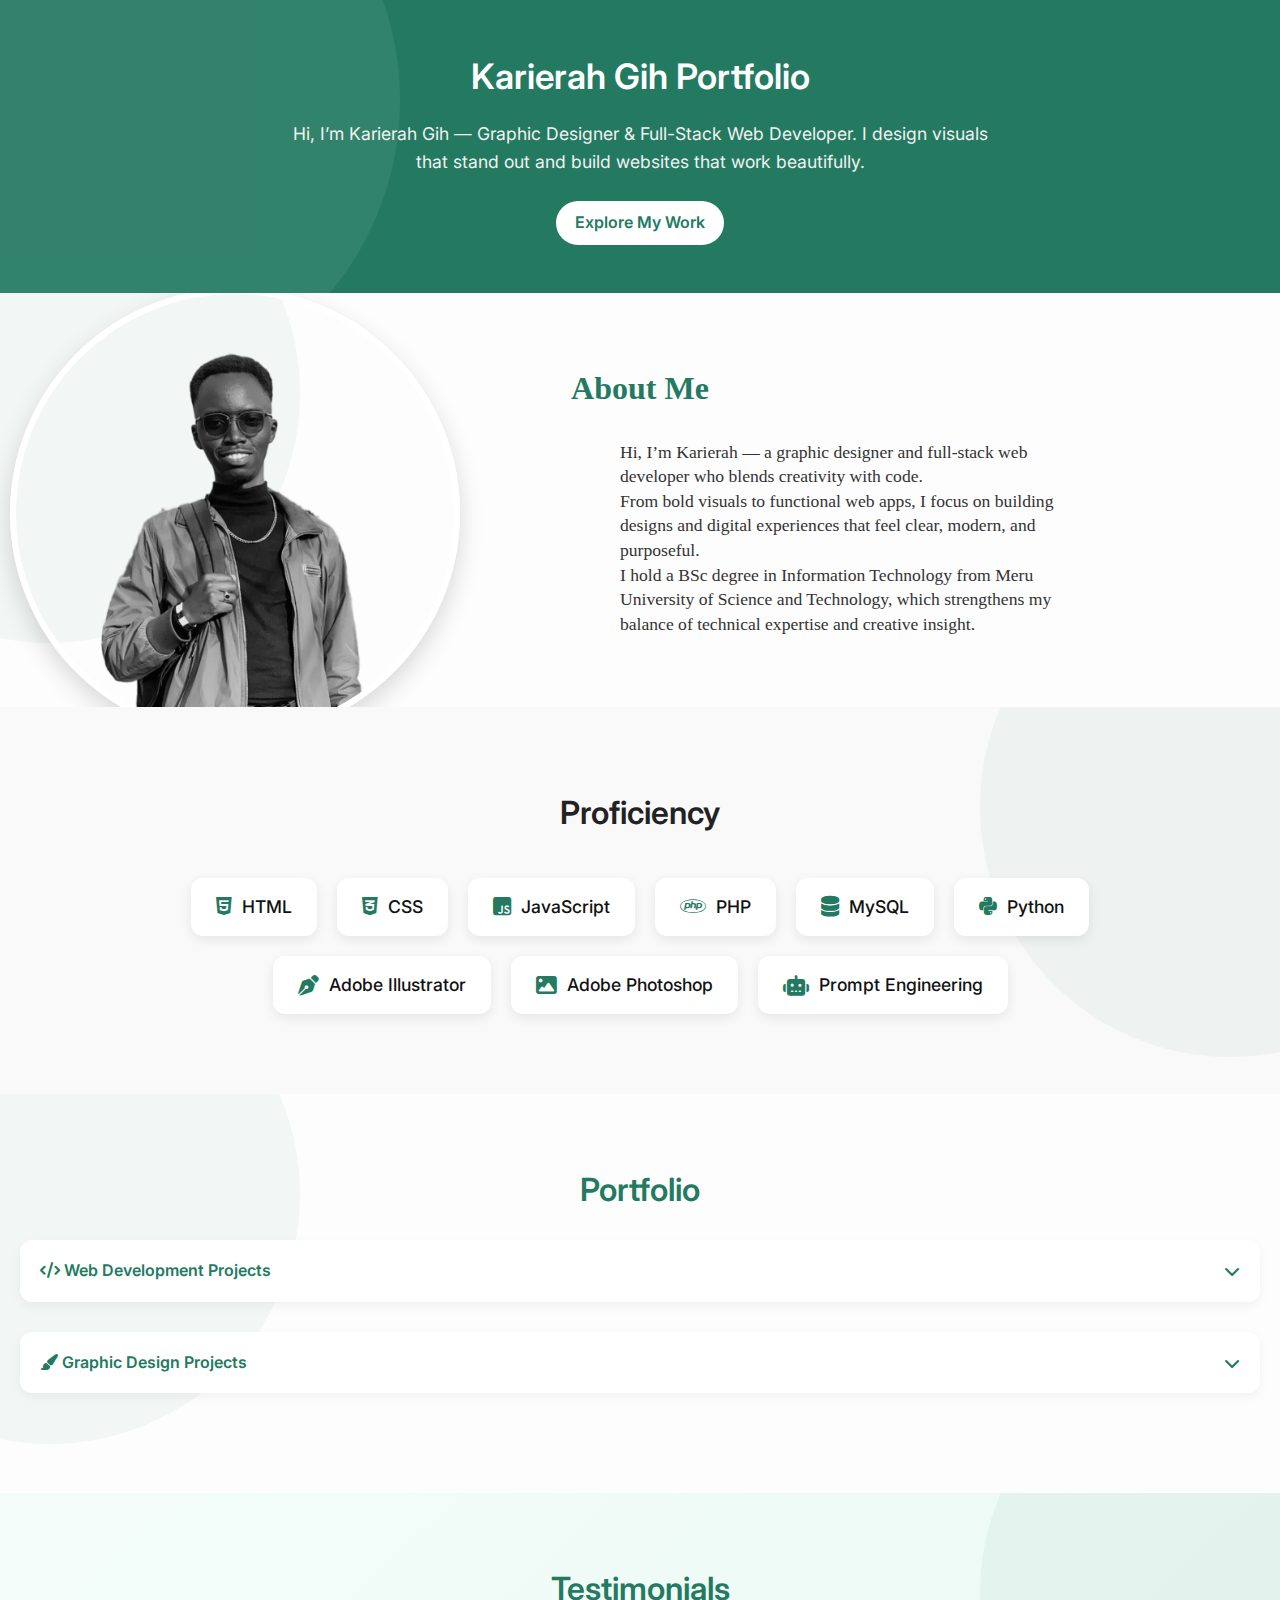
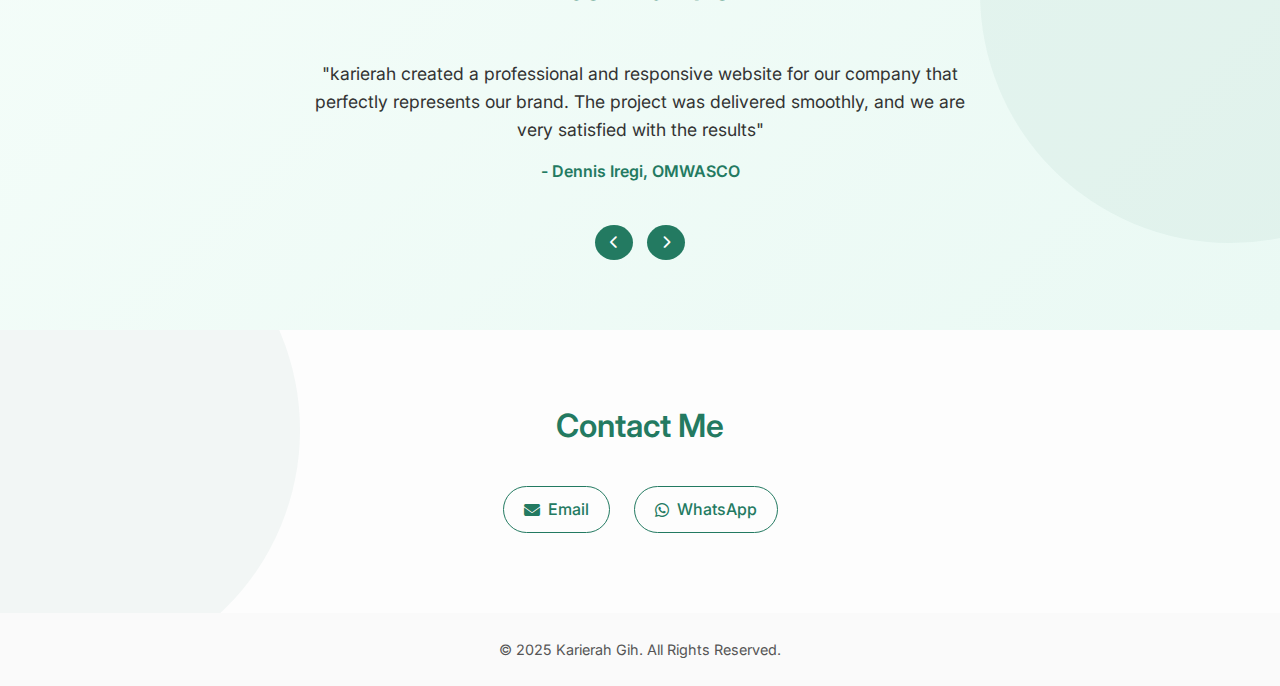
<file: index.html>
<!DOCTYPE html>
<html lang="en">
<head>
  <!-- Google tag (gtag.js) -->
<script async src="https://www.googletagmanager.com/gtag/js?id=G-B3S1073KDZ"></script>
<script>
  window.dataLayer = window.dataLayer || [];
  function gtag(){dataLayer.push(arguments);}
  gtag('js', new Date());

  gtag('config', 'G-B3S1073KDZ');
</script>
  <meta charset="UTF-8"/>
  <meta name="viewport" content="width=device-width, initial-scale=1.0"/>
  <title>Karierah Gih – Portfolio</title>
  <link rel="icon" href="images/favicon.ico" type="image/x-icon" />

   <link rel="stylesheet" href="style.css" />

  <!-- Fonts & Icons -->
  <link href="https://fonts.googleapis.com/css2?family=Inter:wght@400;600&display=swap" rel="stylesheet">
  <link rel="stylesheet" href="https://cdnjs.cloudflare.com/ajax/libs/font-awesome/6.5.0/css/all.min.css">
  


</head>
<body>
  
<header>
  <h1>Karierah Gih Portfolio</h1>
  <p>Hi, I’m Karierah Gih — Graphic Designer & Full-Stack Web Developer.
I design visuals that stand out and build websites that work beautifully.</p>
  <a href="#portfolio" class="btn">Explore My Work</a>
</header>

<section id="about">
  <h2>About Me</h2>
  <div class="about-container">
    <div class="about-image">
      <img src="karierah web.png" alt="Harry Gih" />
    </div>
    <div class="about-text">
      <p>
        Hi, I’m Karierah — a graphic designer and full-stack web developer who blends creativity with code.
        <br> From bold visuals to functional web apps,
        I focus on building designs and digital experiences that feel clear, modern, and purposeful.
        <br> I hold a BSc degree in Information Technology from Meru University of Science and Technology,
        which strengthens my balance of technical expertise and creative insight.
      </p>
    </div>
  </div>
</section>

<!-- ===== Proficiency Section ===== -->
<section id="proficiency">
  <div class="proficiency-container">
    <h2>Proficiency</h2>
    <ul class="skills-list">
      <li><i class="fab fa-html5"></i> HTML</li>
      <li><i class="fab fa-css3-alt"></i> CSS</li>
      <li><i class="fab fa-js-square"></i> JavaScript</li>
      <li><i class="fab fa-php"></i> PHP</li>
      <li><i class="fas fa-database"></i> MySQL</li>
      <li><i class="fab fa-python"></i> Python</li>
      <li><i class="fas fa-pen-nib"></i> Adobe Illustrator</li>
      <li><i class="fas fa-image"></i> Adobe Photoshop</li>
      <li><i class="fas fa-robot"></i> Prompt Engineering</li>
    </ul>
  </div>
</section>


<section id="portfolio">
  <h2>Portfolio</h2>

  <!-- Web Development Accordion -->
  <div class="accordion">
    <div class="accordion-header">
      <span><i class="fa-solid fa-code"></i> Web Development Projects</span>
      <i class="fa-solid fa-chevron-down"></i>
    </div>
    <div class="accordion-content">
      <div class="cards">
        <div class="card">
          <img src="omwasco screenshot.png" alt="Project 1">
          <div class="card-body">
            <h3>Company Website</h3>
            <p>Responsive CMS-based website for OMWASCO water company.</p>
            <div class="btn-group">
              <button onclick="openModal('modal1')">View Details</button>
              <a href="https://www.omwasco.co.ke" target="_blank" class="visit-btn">Visit Website</a>
            </div>
          </div>
        </div>

        <div class="card">
          <img src="sharoma screenshot.png" alt="Project 2">
          <div class="card-body">
            <h3>Sacco Management System Website</h3>
            <p>A responsive Sacco management system featuring a secure admin dashboard,
               interactive charts, member records, loan and contribution tracking,
                plus real-time financial reports.</p>
            <div class="btn-group">
              <button onclick="openModal('modal2')">View Details</button>
              <a href="https://karierah.github.io/sacco_demo/" target="_blank" class="visit-btn">Visit Website</a>
            </div>
          </div>
        </div>
      </div>
    </div>
  </div>

  <!-- Graphic Design Accordion -->
  <div class="accordion">
    <div class="accordion-header">
      <span><i class="fa-solid fa-paintbrush"></i> Graphic Design Projects</span>
      <i class="fa-solid fa-chevron-down"></i>
    </div>
    <div class="accordion-content">
      <div class="cards">
        <div class="card">
          <img src="ACCESS TALKS EP 25 V2.png" alt="Poster">
          <div class="card-body">
            <h3>Event Posters</h3>
            <p>High-impact designs for your brand.</p>
            <button onclick="openModal('modal3')">View Details</button>
          </div>
        </div>

         <!--
        <div class="card">
          <img src="https://via.placeholder.com/800x450" alt="Brand Pack">
          <div class="card-body">
            <h3>Branding Packs</h3>
            <p>Complete social media branding kits for businesses.</p>
            <button onclick="openModal('modal4')">View Details</button>
          </div>
        </div>
      </div>
-->

      <!-- Link to all design projects -->
      <div class="all-designs-link">
        <a href="graphic_design.html" target="_blank">View All Graphic Design Projects</a>
      </div>
    </div>
  </div>
</section>



<!-- Testimonials -->
<section class="testimonials" id="testimonials">
  <h2>Testimonials</h2>
  <div class="testimonial-container">
    <div class="testimonial-slider" id="slider">
      <div class="testimonial">
        <p>"karierah created a professional and responsive website for our company
           that perfectly represents our brand. The project was delivered smoothly,
            and we are very satisfied with the results"</p>
        <h4>- Dennis Iregi, OMWASCO</h4>
      </div>
      <div class="testimonial">
        <p>"The Sacco management system Harry created has simplified
           member, loan, and contribution management. It has greatly
            improved our efficiency and transparency.
           He was outstanding."</p>
        <h4>- Sarah Kamau, Sharoma SACCO</h4>
      </div>
      <div class="testimonial">
        <p>"Our branding pack was spot-on. Clean, professional, and exactly what we envisioned."</p>
        <h4>- David Otieno, Startup Founder</h4>
      </div>
    </div>
  </div>
  <div class="controls">
    <button onclick="prevSlide()"><i class="fa-solid fa-chevron-left"></i></button>
    <button onclick="nextSlide()"><i class="fa-solid fa-chevron-right"></i></button>
  </div>
</section>

<section id="contact" class="contact">
  <h2>Contact Me</h2>
  <a href="mailto:karierah.g@gmail.com"><i class="fas fa-envelope"></i>Email</a>
  <a href="https://wa.me/+254115514401" target="_blank"><i class="fab fa-whatsapp"></i>WhatsApp</a>
</section>

<footer>
  &copy; 2025 Karierah Gih. All Rights Reserved.
</footer>

<!-- Modals -->
<div class="modal" id="modal1">
  <div class="modal-content">
    <span class="close" onclick="closeModal('modal1')">&times;</span>
    <h3>Company Website</h3>
    <p>Developed a responsive, CMS-driven corporate website for OMWASCO water company. It allows admins to update tenders, news, vacancies, and gallery seamlessly.</p>
  </div>
</div>

<div class="modal" id="modal2">
  <div class="modal-content">
    <span class="close" onclick="closeModal('modal2')">&times;</span>
    <h3>Sacco Management System Website</h3>
    <p>A web-based Sacco management system with a modern, responsive interface.
       It includes a secure admin dashboard, interactive charts,
        member management, loan and contribution tracking, and real-time 
        financial reporting to enhance efficiency and transparency.</p>
  </div>
</div>

<div class="modal" id="modal3">
  <div class="modal-content">
    <span class="close" onclick="closeModal('modal3')">&times;</span>
    <h3>Event Posters</h3>
    <p>Designed visually striking event posters and flyers for entertainment events, balancing bold typography with clear messaging.</p>
  </div>
</div>

<div class="modal" id="modal4">
  <div class="modal-content">
    <span class="close" onclick="closeModal('modal4')">&times;</span>
    <h3>Branding Packs</h3>
    <p>Created cohesive branding packs for businesses, including social media graphics, logo variations, and promotional templates.</p>
  </div>
</div>

<script>
  // Accordion toggle
  document.querySelectorAll('.accordion-header').forEach(header => {
    header.addEventListener('click', () => {
      const accordion = header.parentElement;
      accordion.classList.toggle('open');
    });
  });

  // Modal functions
  function openModal(id) { document.getElementById(id).style.display = 'flex'; }
  function closeModal(id) { document.getElementById(id).style.display = 'none'; }
  window.onclick = function(event) {
    document.querySelectorAll('.modal').forEach(modal => {
      if (event.target === modal) modal.style.display = 'none';
    });
  };

  // Smooth scroll
  document.querySelectorAll('a[href^="#"]').forEach(anchor => {
    anchor.addEventListener("click", function(e) {
      if (this.getAttribute("href") !== "#") {
        e.preventDefault();
        document.querySelector(this.getAttribute("href"))
          .scrollIntoView({ behavior: "smooth" });
      }
    });
  });

  // Testimonials slider
  let index = 0;
  const slider = document.getElementById("slider");
  const total = slider.children.length;
  function showSlide(i) {
    index = (i + total) % total;
    slider.style.transform = `translateX(${-index * 100}%)`;
  }
  function nextSlide() { showSlide(index+1); }
  function prevSlide() { showSlide(index-1); }
  setInterval(nextSlide, 5000); // auto slide every 5s
</script>

</body>
</html>
</file>
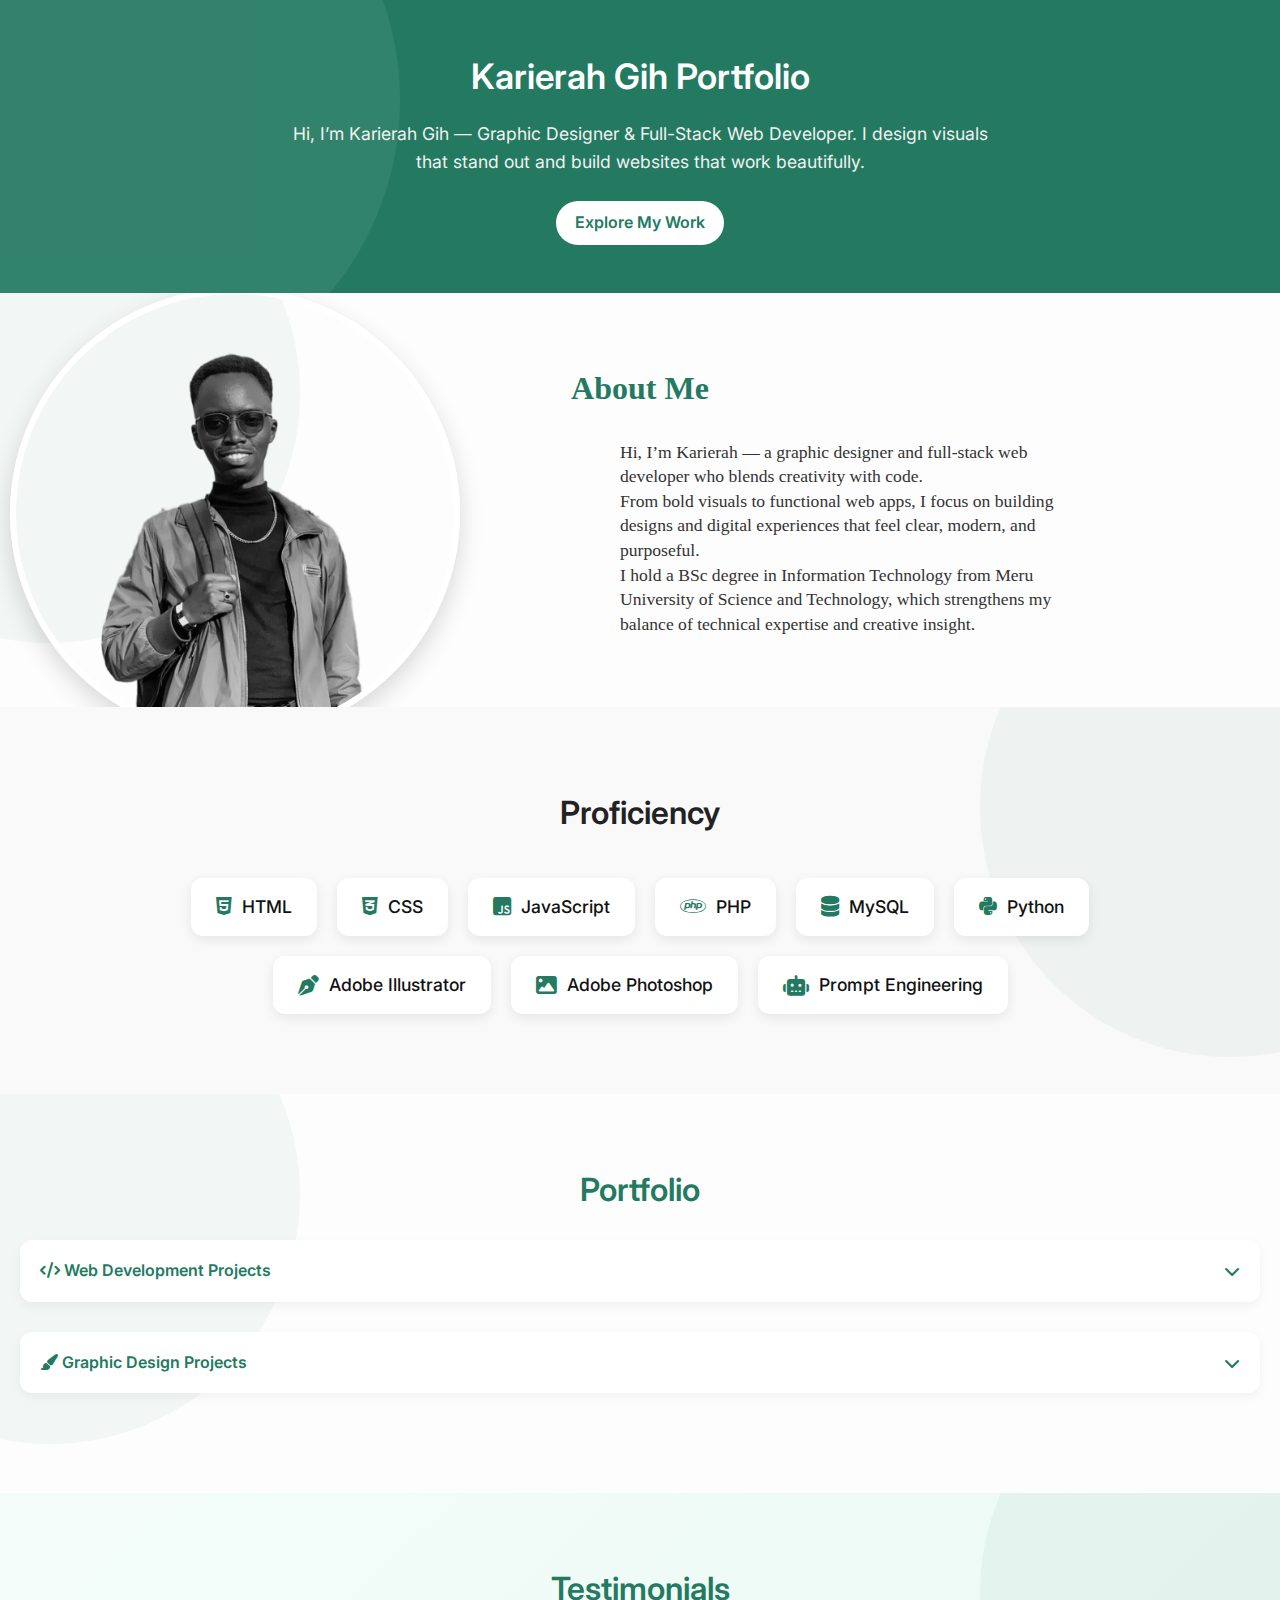
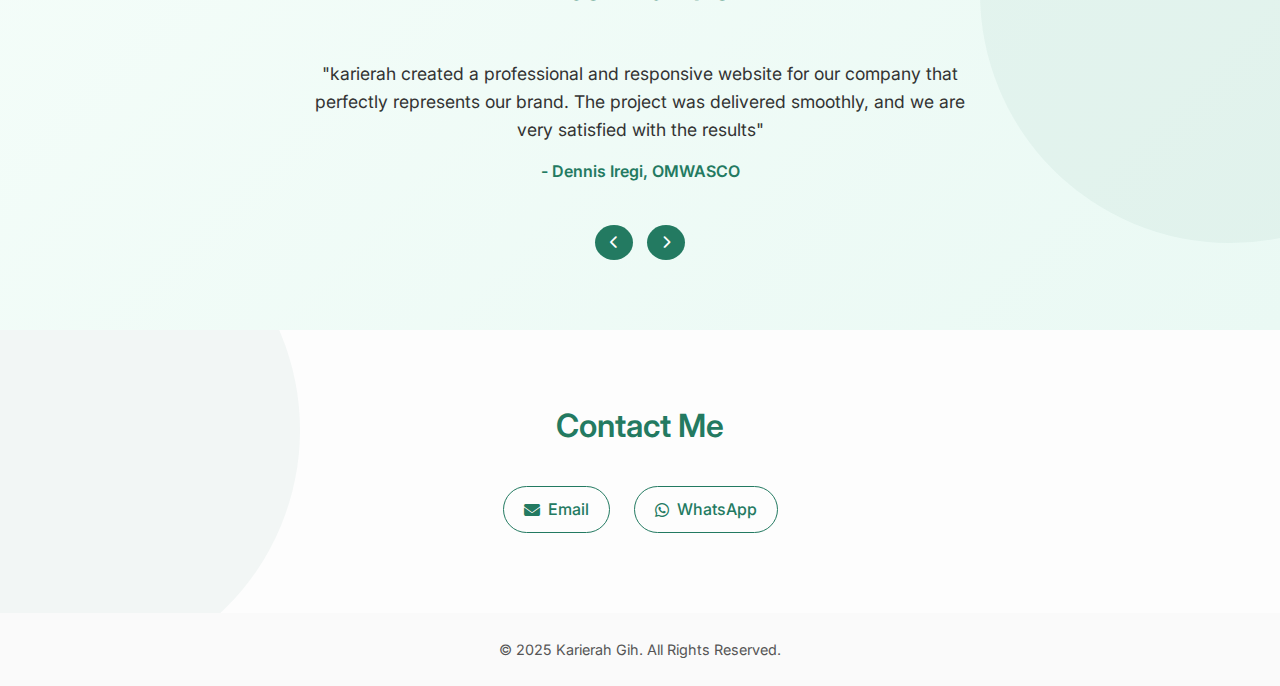
<file: karierah.html>
<!DOCTYPE html>
<html lang="en">
<head>
  <meta charset="UTF-8"/>
  <meta name="viewport" content="width=device-width, initial-scale=1.0"/>
  <title>Karierah Gih – Portfolio</title>
  <link rel="icon" href="images/favicon.ico" type="image/x-icon" />

   <link rel="stylesheet" href="style.css" />

  <!-- Fonts & Icons -->
  <link href="https://fonts.googleapis.com/css2?family=Inter:wght@400;600&display=swap" rel="stylesheet">
  <link rel="stylesheet" href="https://cdnjs.cloudflare.com/ajax/libs/font-awesome/6.5.0/css/all.min.css">
  


</head>
<body>
  
<header>
  <h1>Karierah Gih Portfolio</h1>
  <p>Hi, I’m Karierah Gih — Graphic Designer & Full-Stack Web Developer.
I design visuals that stand out and build websites that work beautifully.</p>
  <a href="#portfolio" class="btn">Explore My Work</a>
</header>

<section id="about">
  <h2>About Me</h2>
  <div class="about-container">
    <div class="about-image">
      <img src="karierah web.png" alt="Harry Gih" />
    </div>
    <div class="about-text">
      <p>
        Hi, I’m Karierah — a graphic designer and full-stack web developer who blends creativity with code.
        <br> From bold visuals to functional web apps,
        I focus on building designs and digital experiences that feel clear, modern, and purposeful.
        <br> I hold a BSc degree in Information Technology from Meru University of Science and Technology,
        which strengthens my balance of technical expertise and creative insight.
      </p>
    </div>
  </div>
</section>

<!-- ===== Proficiency Section ===== -->
<section id="proficiency">
  <div class="proficiency-container">
    <h2>Proficiency</h2>
    <ul class="skills-list">
      <li><i class="fab fa-html5"></i> HTML</li>
      <li><i class="fab fa-css3-alt"></i> CSS</li>
      <li><i class="fab fa-js-square"></i> JavaScript</li>
      <li><i class="fab fa-php"></i> PHP</li>
      <li><i class="fas fa-database"></i> MySQL</li>
      <li><i class="fab fa-python"></i> Python</li>
      <li><i class="fas fa-pen-nib"></i> Adobe Illustrator</li>
      <li><i class="fas fa-image"></i> Adobe Photoshop</li>
      <li><i class="fas fa-robot"></i> Prompt Engineering</li>
    </ul>
  </div>
</section>


<section id="portfolio">
  <h2>Portfolio</h2>

  <!-- Web Development Accordion -->
  <div class="accordion">
    <div class="accordion-header">
      <span><i class="fa-solid fa-code"></i> Web Development Projects</span>
      <i class="fa-solid fa-chevron-down"></i>
    </div>
    <div class="accordion-content">
      <div class="cards">
        <div class="card">
          <img src="omwasco screenshot.png" alt="Project 1">
          <div class="card-body">
            <h3>Company Website</h3>
            <p>Responsive CMS-based website for OMWASCO water company.</p>
            <div class="btn-group">
              <button onclick="openModal('modal1')">View Details</button>
              <a href="https://www.omwasco.co.ke" target="_blank" class="visit-btn">Visit Website</a>
            </div>
          </div>
        </div>

        <div class="card">
          <img src="sharoma screenshot.png" alt="Project 2">
          <div class="card-body">
            <h3>Sacco Management System Website</h3>
            <p>A responsive Sacco management system featuring a secure admin dashboard,
               interactive charts, member records, loan and contribution tracking,
                plus real-time financial reports.</p>
            <div class="btn-group">
              <button onclick="openModal('modal2')">View Details</button>
              <a href="https://karierah.github.io/sacco_demo/" target="_blank" class="visit-btn">Visit Website</a>
            </div>
          </div>
        </div>
      </div>
    </div>
  </div>

  <!-- Graphic Design Accordion -->
  <div class="accordion">
    <div class="accordion-header">
      <span><i class="fa-solid fa-paintbrush"></i> Graphic Design Projects</span>
      <i class="fa-solid fa-chevron-down"></i>
    </div>
    <div class="accordion-content">
      <div class="cards">
        <div class="card">
          <img src="ACCESS TALKS EP 25 V2.png" alt="Poster">
          <div class="card-body">
            <h3>Event Posters</h3>
            <p>High-impact designs for your brand.</p>
            <button onclick="openModal('modal3')">View Details</button>
          </div>
        </div>

         <!--
        <div class="card">
          <img src="https://via.placeholder.com/800x450" alt="Brand Pack">
          <div class="card-body">
            <h3>Branding Packs</h3>
            <p>Complete social media branding kits for businesses.</p>
            <button onclick="openModal('modal4')">View Details</button>
          </div>
        </div>
      </div>
-->

      <!-- Link to all design projects -->
      <div class="all-designs-link">
        <a href="graphic_design.html" target="_blank">View All Graphic Design Projects</a>
      </div>
    </div>
  </div>
</section>



<!-- Testimonials -->
<section class="testimonials" id="testimonials">
  <h2>Testimonials</h2>
  <div class="testimonial-container">
    <div class="testimonial-slider" id="slider">
      <div class="testimonial">
        <p>"karierah created a professional and responsive website for our company
           that perfectly represents our brand. The project was delivered smoothly,
            and we are very satisfied with the results"</p>
        <h4>- Dennis Iregi, OMWASCO</h4>
      </div>
      <div class="testimonial">
        <p>"The Sacco management system Harry created has simplified
           member, loan, and contribution management. It has greatly
            improved our efficiency and transparency.
           He was outstanding."</p>
        <h4>- Sarah Kamau, Sharoma SACCO</h4>
      </div>
      <div class="testimonial">
        <p>"Our branding pack was spot-on. Clean, professional, and exactly what we envisioned."</p>
        <h4>- David Otieno, Startup Founder</h4>
      </div>
    </div>
  </div>
  <div class="controls">
    <button onclick="prevSlide()"><i class="fa-solid fa-chevron-left"></i></button>
    <button onclick="nextSlide()"><i class="fa-solid fa-chevron-right"></i></button>
  </div>
</section>

<section id="contact" class="contact">
  <h2>Contact Me</h2>
  <a href="mailto:karierah.g@gmail.com"><i class="fas fa-envelope"></i>Email</a>
  <a href="https://wa.me/+254115514401" target="_blank"><i class="fab fa-whatsapp"></i>WhatsApp</a>
</section>

<footer>
  &copy; 2025 Karierah Gih. All Rights Reserved.
</footer>

<!-- Modals -->
<div class="modal" id="modal1">
  <div class="modal-content">
    <span class="close" onclick="closeModal('modal1')">&times;</span>
    <h3>Company Website</h3>
    <p>Developed a responsive, CMS-driven corporate website for OMWASCO water company. It allows admins to update tenders, news, vacancies, and gallery seamlessly.</p>
  </div>
</div>

<div class="modal" id="modal2">
  <div class="modal-content">
    <span class="close" onclick="closeModal('modal2')">&times;</span>
    <h3>Sacco Management System Website</h3>
    <p>A web-based Sacco management system with a modern, responsive interface.
       It includes a secure admin dashboard, interactive charts,
        member management, loan and contribution tracking, and real-time 
        financial reporting to enhance efficiency and transparency.</p>
  </div>
</div>

<div class="modal" id="modal3">
  <div class="modal-content">
    <span class="close" onclick="closeModal('modal3')">&times;</span>
    <h3>Event Posters</h3>
    <p>Designed visually striking event posters and flyers for entertainment events, balancing bold typography with clear messaging.</p>
  </div>
</div>

<div class="modal" id="modal4">
  <div class="modal-content">
    <span class="close" onclick="closeModal('modal4')">&times;</span>
    <h3>Branding Packs</h3>
    <p>Created cohesive branding packs for businesses, including social media graphics, logo variations, and promotional templates.</p>
  </div>
</div>

<script>
  // Accordion toggle
  document.querySelectorAll('.accordion-header').forEach(header => {
    header.addEventListener('click', () => {
      const accordion = header.parentElement;
      accordion.classList.toggle('open');
    });
  });

  // Modal functions
  function openModal(id) { document.getElementById(id).style.display = 'flex'; }
  function closeModal(id) { document.getElementById(id).style.display = 'none'; }
  window.onclick = function(event) {
    document.querySelectorAll('.modal').forEach(modal => {
      if (event.target === modal) modal.style.display = 'none';
    });
  };

  // Smooth scroll
  document.querySelectorAll('a[href^="#"]').forEach(anchor => {
    anchor.addEventListener("click", function(e) {
      if (this.getAttribute("href") !== "#") {
        e.preventDefault();
        document.querySelector(this.getAttribute("href"))
          .scrollIntoView({ behavior: "smooth" });
      }
    });
  });

  // Testimonials slider
  let index = 0;
  const slider = document.getElementById("slider");
  const total = slider.children.length;
  function showSlide(i) {
    index = (i + total) % total;
    slider.style.transform = `translateX(${-index * 100}%)`;
  }
  function nextSlide() { showSlide(index+1); }
  function prevSlide() { showSlide(index-1); }
  setInterval(nextSlide, 5000); // auto slide every 5s
</script>

</body>
</html>
</file>
<file: style.css>
* { margin:0; padding:0; box-sizing:border-box; }
    body { font-family:'Inter', sans-serif; line-height:1.6; color:#111; background:#fdfdfd; }
    a { text-decoration:none; color:inherit; }

    
    html {
  scroll-behavior: smooth;
}


    /* Section backgrounds */
    section { position:relative; overflow:hidden; padding:70px 20px; }
    section::after {
      content:""; position:absolute; width:500px; height:500px;
      top:-150px; border-radius:50%;
      background:rgba(35,122,97,0.05); animation:float 8s infinite alternate;
      z-index:0;
    }
    section:nth-of-type(odd)::after { left:-200px; }
    section:nth-of-type(even)::after { right:-200px; }
    @keyframes float { from{ transform:scale(1);} to{ transform:scale(1.2);} }
    section > * { position:relative; z-index:1; }

    header { 
      text-align:center; padding:120px 20px 80px; 
      background: linear-gradient(135deg, #237a61, #3ca183); color:#fff; 
      position:relative; overflow:hidden;
    }
    header::after {
      content:""; position:absolute; width:600px; height:600px; 
      background:rgba(255,255,255,0.07); top:-200px; left:-200px;
      border-radius:50%; animation:pulse 8s infinite alternate ease-in-out;
    }
    @keyframes pulse { from{ transform:scale(1);} to{ transform:scale(1.2);} }
    header h1 { font-size:2.8rem; font-weight:600; margin-bottom:15px; }
    header p { font-size:1.1rem; max-width:600px; margin:auto; margin-bottom:25px; color:#f1f1f1; }
    .btn { display:inline-block; padding:12px 24px; background:#fff; color:#237a61; border-radius:25px; font-weight:600; transition:.3s; }
    .btn:hover { background:#eee; }

    section h2 { font-size:2rem; margin-bottom:25px; font-weight:600; text-align:center; color:#237a61; }
    header {
  position: relative;
  overflow: hidden;
  z-index: 1; /* header content above overlay */
}

header {
  height: auto;              /* let content define height */
  padding: 3rem 1rem;        /* reduce padding (was probably larger) */
  text-align: center;
  background: #237a61;       /* optional background if you want */
}

header h1 {
  font-size: 2.2rem;         /* shrink heading */
  margin-bottom: 1rem;
}

header p {
  font-size: 1.1rem;         /* smaller paragraph */
  max-width: 700px;          /* keep it narrow for readability */
  margin: 0 auto 1.5rem;
}

header .btn {
  padding: 0.6rem 1.2rem;    /* smaller button */
  font-size: 1rem;
}

/* Reduce hero section size */
.hero {
  height: 40vh; /* instead of 100vh */
  padding: 4rem 1rem; /* adjust spacing */
  display: flex;
  align-items: center; /* keep content vertically centered */
  justify-content: center;
  text-align: center;
}

.hero h1 {
  font-size: 2.5rem; /* shrink heading */
}

.hero p {
  font-size: 1.2rem; /* shrink text */
  margin-bottom: 1rem;
}


header::after {
  content:"";
  position:absolute;
  width:600px;
  height:600px;
  background:rgba(255,255,255,0.07);
  top:-200px;
  left:-200px;
  border-radius:50%;
  animation:pulse 8s infinite alternate ease-in-out;
  z-index: 0; /* <<< push overlay behind */
}

#about h2 {
  font-family: 'Baloo 2', cursive;
  font-size: 2rem;
}

#about .about-text p {
  font-family: 'Baloo 2', cursive;
  font-size: 1.1rem;
  line-height: 1.4;
}


.about-container {
  display: flex;
  flex-wrap: wrap;
  align-items: center;   /* keeps text aligned */
  justify-content: flex-start;
  max-width: 900px;
  margin: auto;
  gap: 30px;
  position: relative;
}

/* Portrait image container */
.about-image {
  flex: 0 0 400px;   /* reserves space for the image in flexbox */
  position: relative;
}

/* Image itself */
.about-image img {
  width: 450px;       
  height: 450px;
  border-radius: 50%;
  object-fit: cover;
  box-shadow: 0 10px 25px rgba(0,0,0,0.15);
  border: 6px solid #fff;

  /* Positioning tweaks */
  position: absolute;   /* lets it bleed upward */
  top: -250px;          
  left: -180px;         
  z-index: 3;        

  transition: transform 0.4s ease;
}

.about-image img:hover {
  transform: scale(1.10) rotate(-2deg);
}

/* Text beside image */
.about-text {
  flex: 1 1 400px;
  font-size: 1.5rem;
  line-height: 1.6;
  color: #333;
}

/* Mobile */
@media (max-width: 768px) {
  .about-container {
    flex-direction: column;
    text-align: center;
  }

  .about-image {
    flex: 0 0 auto;   /* don’t force width on mobile */
  }

  .about-image img {
    width: 270px;
    height: 270px;
    top: -25px;  
    left: 0;
    position: relative; /* reset so it stacks nicely on small screens */
  }

  .about-text {
    padding-top: 20px;
  }
}
/* ===== Proficiency Section ===== */
#proficiency {
  padding: 80px 20px;
  background: #f9f9f9;
}

.proficiency-container {
  max-width: 900px;
  margin: auto;
  text-align: center;
}

.proficiency-container h2 {
  font-size: 2rem;
  margin-bottom: 40px;
  color: #222;
}

.skills-list {
  display: flex;
  flex-wrap: wrap;
  justify-content: center;
  gap: 20px;
  padding: 0;
  list-style: none;
}

.skills-list li {
  background: #fff;
  padding: 15px 25px;
  border-radius: 12px;
  box-shadow: 0 4px 12px rgba(0,0,0,0.08);
  font-size: 1.1rem;
  font-weight: 500;
  transition: all 0.3s ease;
  display: flex;
  align-items: center;
  gap: 10px;
  cursor: pointer;
}

/* Hover effects */
.skills-list li:hover {
  transform: translateY(-5px);
  background: #237a61;
  color: #fff;
}

.skills-list li:hover i {
  color: #fff;
}

.skills-list i {
  font-size: 1.3rem;
  color: #237a61;
  transition: color 0.3s ease;
}

/* Mobile */
@media (max-width: 768px) {
  .skills-list li {
    flex: 1 1 40%;
    margin: 5px;
  }
}

/* Accordion smooth dropdown */
.accordion-content {
  max-height: 0;
  overflow: hidden;
  transition: max-height 0.5s ease, padding 0.3s ease;
  padding: 0 20px;
}
.accordion.open .accordion-content {
  max-height: 1000px; /* big enough for any content */
  padding: 20px;
}
.accordion-header {
  padding: 18px 20px;
  cursor: pointer;
  font-weight: 600;
  display: flex;
  justify-content: space-between;
  align-items: center;
  color: #237a61;
  transition: background 0.3s;
}
.accordion-header:hover {
  background: #f0f9f5;
}

/* Make screenshots fully visible */
.cards .card img {
  width: 100%;
  height: auto; /* keep aspect ratio */
  object-fit: contain;
  border-radius: 8px;
}

/* Button group for web projects */
.btn-group {
  display: flex;
  gap: 10px;
  margin-top: 10px;
}

.btn-group button,
.btn-group .visit-btn {
  padding: 8px 14px;
  border: none;
  border-radius: 6px;
  cursor: pointer;
  background: #237a61;
  color: white;
  transition: background 0.3s;
  text-decoration: none;
}

.btn-group button:hover,
.btn-group .visit-btn:hover {
  background: #237a61;
}

/* Link to all design projects */
.all-designs-link {
  text-align: center;
  margin-top: 20px;
}

.all-designs-link a {
  display: inline-block;
  padding: 10px 20px;
  background: #237a61;
  color: #fff;
  border-radius: 6px;
  text-decoration: none;
  transition: background 0.3s;
}

.all-designs-link a:hover {
  background: #237a61;
}






    /* Accordion Dropdown */
    .accordion { border-radius:12px; overflow:hidden; box-shadow:0 4px 12px rgba(0,0,0,0.05); background:#fff; margin-bottom:30px; }
    .accordion-header { padding:18px 20px; cursor:pointer; font-weight:600; display:flex; justify-content:space-between; align-items:center; color:#237a61; }
    .accordion-header:hover { background:#f0f9f5; }
    .accordion-header i { transition:transform .3s; }
    .accordion-content { max-height:0; overflow:hidden; transition:max-height .4s ease; padding:0 20px; background:#fafafa; }
    .accordion.open .accordion-content { max-height:1000px; padding:20px; }
    .accordion.open .accordion-header i { transform:rotate(180deg); }

    /* Cards */
    .cards { display:grid; grid-template-columns:repeat(auto-fit,minmax(280px,1fr)); gap:20px; }
    .card { background:#fff; border-radius:12px; box-shadow:0 4px 12px rgba(0,0,0,0.08); overflow:hidden; transition:.3s; }
    .card:hover { transform:translateY(-5px); }
    .card img { width:100%; height:180px; object-fit:cover; }
    .card-body { padding:15px; }
    .card-body h3 { font-size:1.2rem; margin-bottom:10px; color:#237a61; }
    .card-body p { font-size:0.95rem; color:#555; margin-bottom:15px; }
    .card-body button { padding:8px 16px; border:none; border-radius:20px; background:#237a61; color:#fff; cursor:pointer; font-weight:500; transition:.3s; }
    .card-body button:hover { background:#195c47; }

    /* Modal */
    .modal { display:none; position:fixed; top:0; left:0; width:100%; height:100%; background:rgba(0,0,0,0.6); justify-content:center; align-items:center; padding:20px; z-index:1000; }
    .modal-content { background:#fff; border-radius:12px; max-width:600px; padding:25px; text-align:left; position:relative; }
    .modal-content h3 { margin-bottom:15px; color:#237a61; }
    .modal-content p { color:#444; }
    .close { position:absolute; top:15px; right:20px; font-size:1.4rem; cursor:pointer; color:#333; }

    /* Testimonials */
    .testimonials { background:linear-gradient(135deg,#f4fdf9,#eaf9f4); text-align:center; }
    .testimonial-slider { display:flex; transition:transform .6s ease; }
    .testimonial-container { overflow:hidden; max-width:700px; margin:auto; }
    .testimonial { min-width:100%; padding:20px; }
    .testimonial p { font-size:1.1rem; color:#333; margin-bottom:15px; }
    .testimonial h4 { color:#237a61; font-weight:600; }
    .controls { margin-top:20px; }
    .controls button { border:none; background:#237a61; color:#fff; padding:10px 15px; border-radius:50%; margin:0 5px; cursor:pointer; }
    .controls button:hover { background:#195c47; }

    /* Contact */
    .contact { text-align:center; background:#fdfdfd; }
    .contact a { display:inline-flex; align-items:center; gap:8px; margin:10px; padding:10px 20px; border:1px solid #237a61; border-radius:25px; font-weight:500; transition:.3s; color:#237a61; }
    .contact a:hover { background:#237a61; color:#fff; }

    footer { text-align:center; font-size:.9rem; color:#555; padding:25px; background:#fafafa; }




    /* === Portfolio / Work Section === */
#work {
  padding: 80px 20px;
  background: #f9f9f9;
  text-align: center;
}

#work h2 {
  font-size: 2.5rem;
  margin-bottom: 40px;
  position: relative;
  display: inline-block;
}

#work h2::after {
  content: "";
  width: 60%;
  height: 3px;
  background: #237a61; /* your theme color */
  display: block;
  margin: 8px auto 0;
  border-radius: 2px;
}

/* Filter Buttons */
.filters {
  margin-bottom: 40px;
}

.filter-btn {
  background: transparent;
  border: 2px solid #237a61;
  color: #237a61;
  padding: 10px 20px;
  margin: 5px;
  border-radius: 30px;
  font-size: 1rem;
  cursor: pointer;
  transition: all 0.3s ease;
}

.filter-btn:hover,
.filter-btn.active {
  background: #237a61;
  color: #fff;
}

/* Gallery Grid */
.gallery {
  display: grid;
  grid-template-columns: repeat(auto-fit, minmax(250px, 1fr));
  gap: 25px;
}

.card {
  background: #fff;
  border-radius: 15px;
  overflow: hidden;
  box-shadow: 0 8px 20px rgba(0,0,0,0.08);
  transition: transform 0.3s ease, box-shadow 0.3s ease;
  cursor: pointer;
}

.card img {
  width: 100%;
  height: auto;
  display: block;
  transition: transform 0.4s ease;
}

.card:hover {
  transform: translateY(-8px);
  box-shadow: 0 12px 25px rgba(0,0,0,0.15);
}

.card:hover img {
  transform: scale(1.05);
}

/* Responsive tweaks */
@media (max-width: 768px) {
  #work {
    padding: 60px 15px;
  }

  #work h2 {
    font-size: 2rem;
  }

  .filter-btn {
    padding: 8px 16px;
    font-size: 0.9rem;
  }
}
/* smooth hide/show for gallery cards */
.card {
  transition: transform .30s ease, opacity .30s ease;
  will-change: transform, opacity;
}

/* animated state while hiding */
.card.is-hidden {
  opacity: 0;
  transform: translateY(10px) scale(.98);
  pointer-events: none;
}

.back-button {
  text-align: center;
  margin: 2rem 0;
}

.back-button .btn {
  display: inline-block;
  padding: 0.7rem 1.5rem;
  background: #237a61;
  color: #fff;
  border-radius: 5px;
  text-decoration: none;
  transition: background 0.3s;
}

.back-button .btn:hover {
  background: #237a61;
}
</file>
